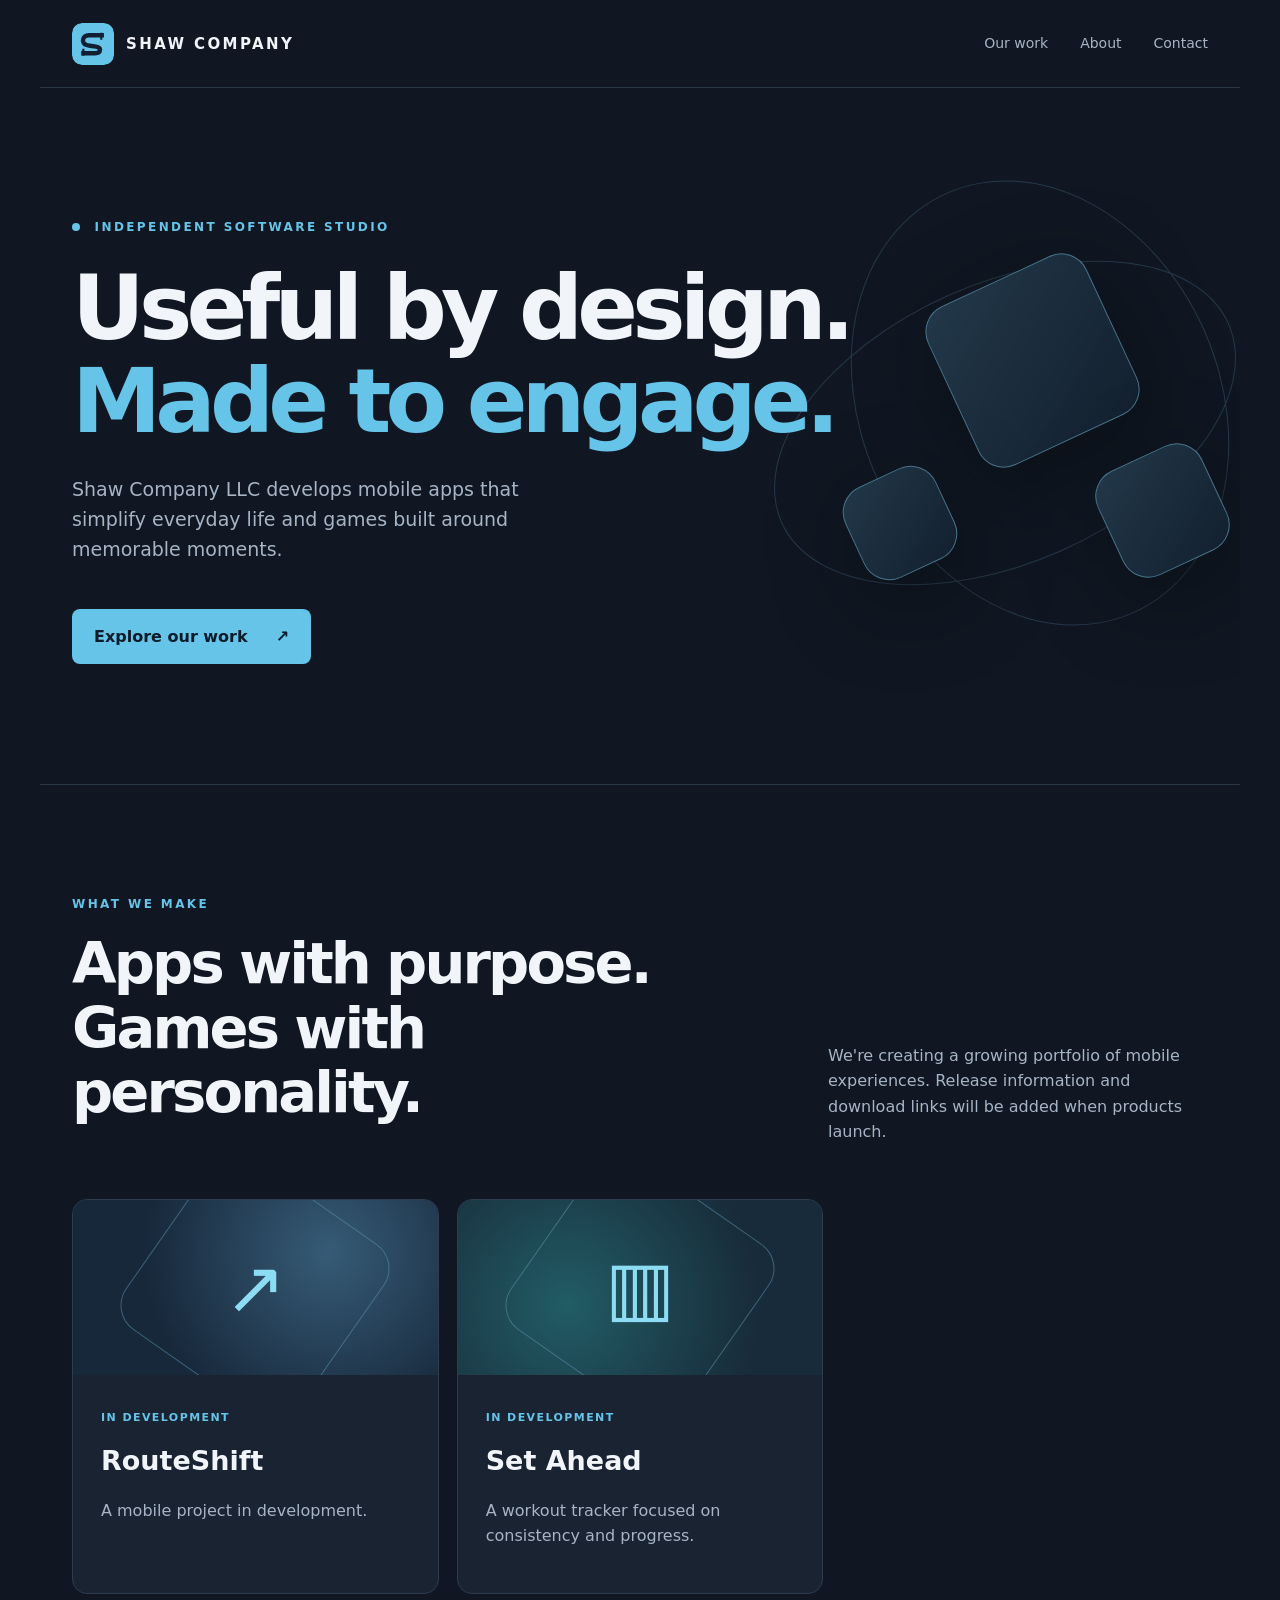
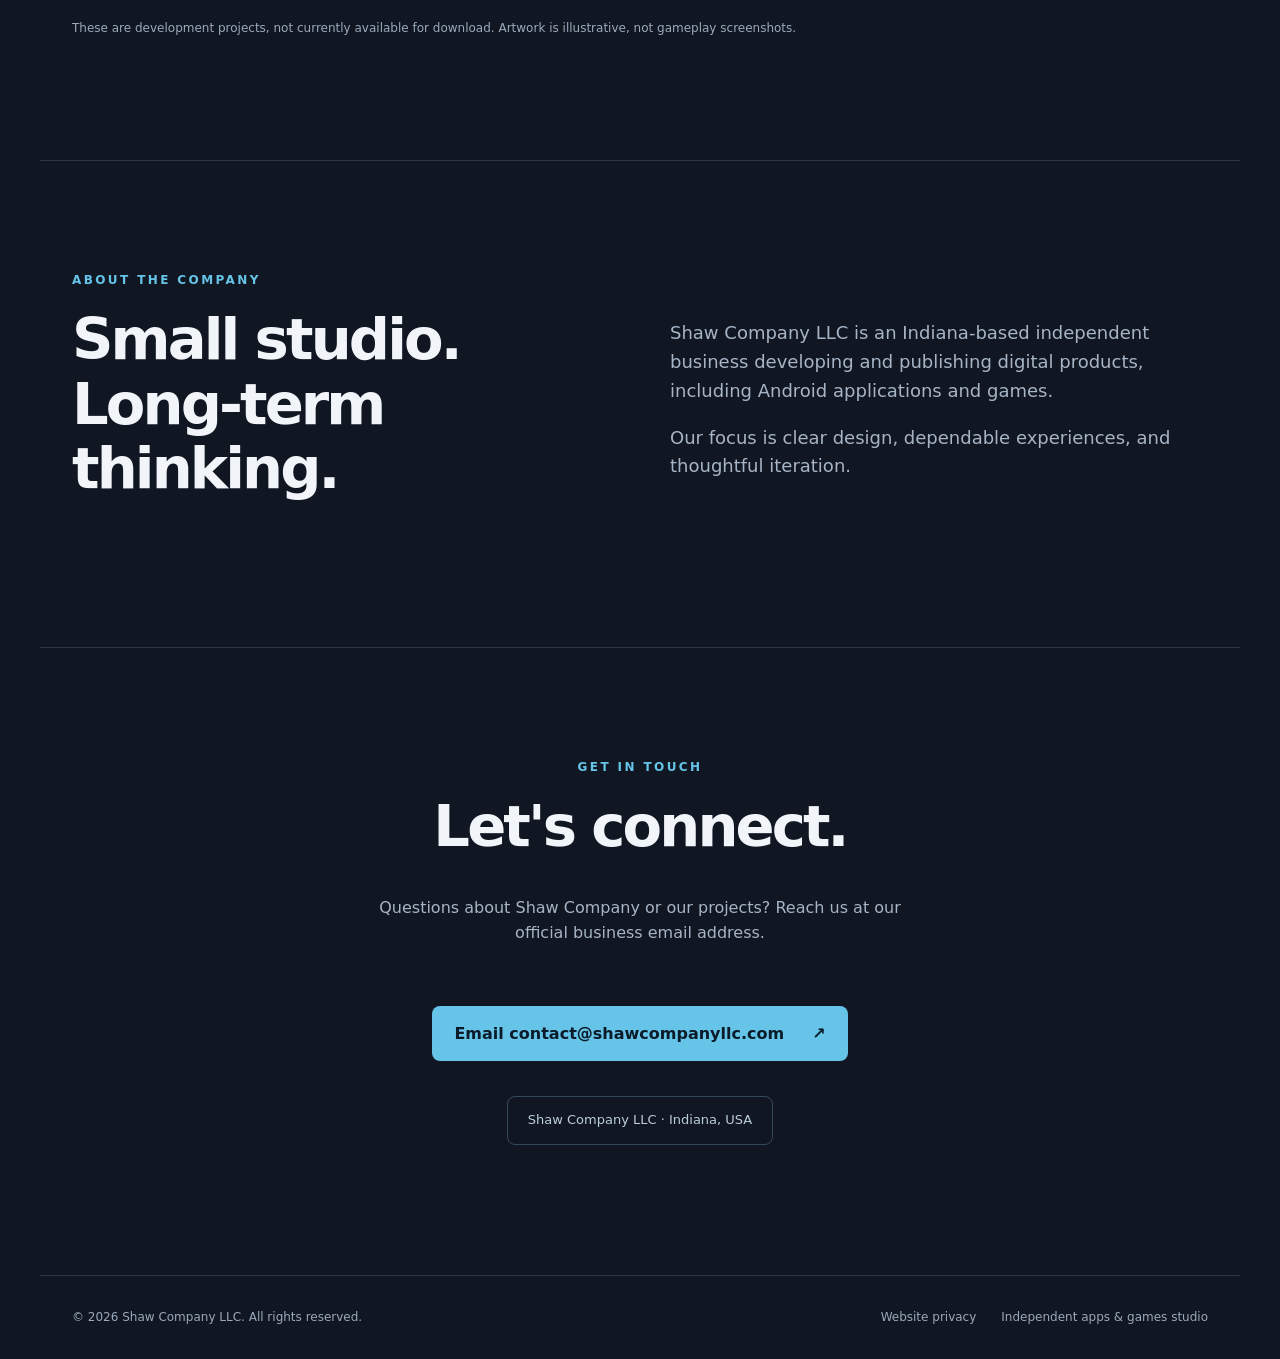
<file: index.html>
<!doctype html>
<html lang="en"><head><meta charset="utf-8"><meta name="viewport" content="width=device-width,initial-scale=1"><meta name="theme-color" content="#101722"><meta name="description" content="Shaw Company LLC is an independent Indiana software studio creating mobile apps and games."><title>Shaw Company | Apps & Games</title><link rel="icon" href="favicon.svg" type="image/svg+xml"><link rel="stylesheet" href="styles.css"></head>
<body><a class="skip" href="#main">Skip to content</a><header class="top"><a class="brand" href="#home" aria-label="Shaw Company home"><img src="favicon.svg" width="42" height="42" alt=""><span>SHAW <b>COMPANY</b></span></a><nav aria-label="Main navigation"><a href="#work">Our work</a><a href="#about">About</a><a href="#contact">Contact</a></nav></header>
<main id="main"><section id="home" class="hero"><div class="eyebrow"><span class="dot"></span> Independent software studio</div><h1>Useful by design.<br><em>Made to engage.</em></h1><p>Shaw Company LLC develops mobile apps that simplify everyday life and games built around memorable moments.</p><a class="cta" href="#work">Explore our work <span aria-hidden="true">↗</span></a><div class="hero-art" aria-hidden="true"><div class="orbit o1"></div><div class="orbit o2"></div><div class="tile t1"></div><div class="tile t2"></div><div class="tile t3"></div></div></section>
<section id="work" class="section"><div class="section-head"><div><div class="eyebrow">WHAT WE MAKE</div><h2>Apps with purpose.<br>Games with personality.</h2></div><p>We're creating a growing portfolio of mobile experiences. Release information and download links will be added when products launch.</p></div><div class="cards">
<article class="product"><div class="product-art route" aria-hidden="true"><span>↗</span><i></i></div><div class="product-body"><span class="tag">In development</span><h3>RouteShift</h3><p>A mobile project in development.</p></div></article>
<article class="product"><div class="product-art workout" aria-hidden="true"><span>▥</span><i></i></div><div class="product-body"><span class="tag">In development</span><h3>Set Ahead</h3><p>A workout tracker focused on consistency and progress.</p></div></article>

</div><p class="smallnote">These are development projects, not currently available for download. Artwork is illustrative, not gameplay screenshots.</p></section>
<section id="about" class="section about"><div><div class="eyebrow">ABOUT THE COMPANY</div><h2>Small studio.<br>Long-term thinking.</h2></div><div><p>Shaw Company LLC is an Indiana-based independent business developing and publishing digital products, including Android applications and games.</p><p>Our focus is clear design, dependable experiences, and thoughtful iteration.</p></div></section>
<section id="contact" class="section contact"><div class="eyebrow">GET IN TOUCH</div><h2>Let's connect.</h2><p>Questions about Shaw Company or our projects? Reach us at our official business email address.</p><p><a class="cta" href="mailto:contact@shawcompanyllc.com">Email contact@shawcompanyllc.com <span aria-hidden="true">↗</span></a></p><div class="notice">Shaw Company LLC · Indiana, USA</div></section></main>
<footer><span>© <span id="year">2026</span> Shaw Company LLC. All rights reserved.</span><div><a href="privacy.html">Website privacy</a><span>Independent apps & games studio</span></div></footer><script>document.getElementById("year").textContent=new Date().getFullYear()</script></body></html>
</file>
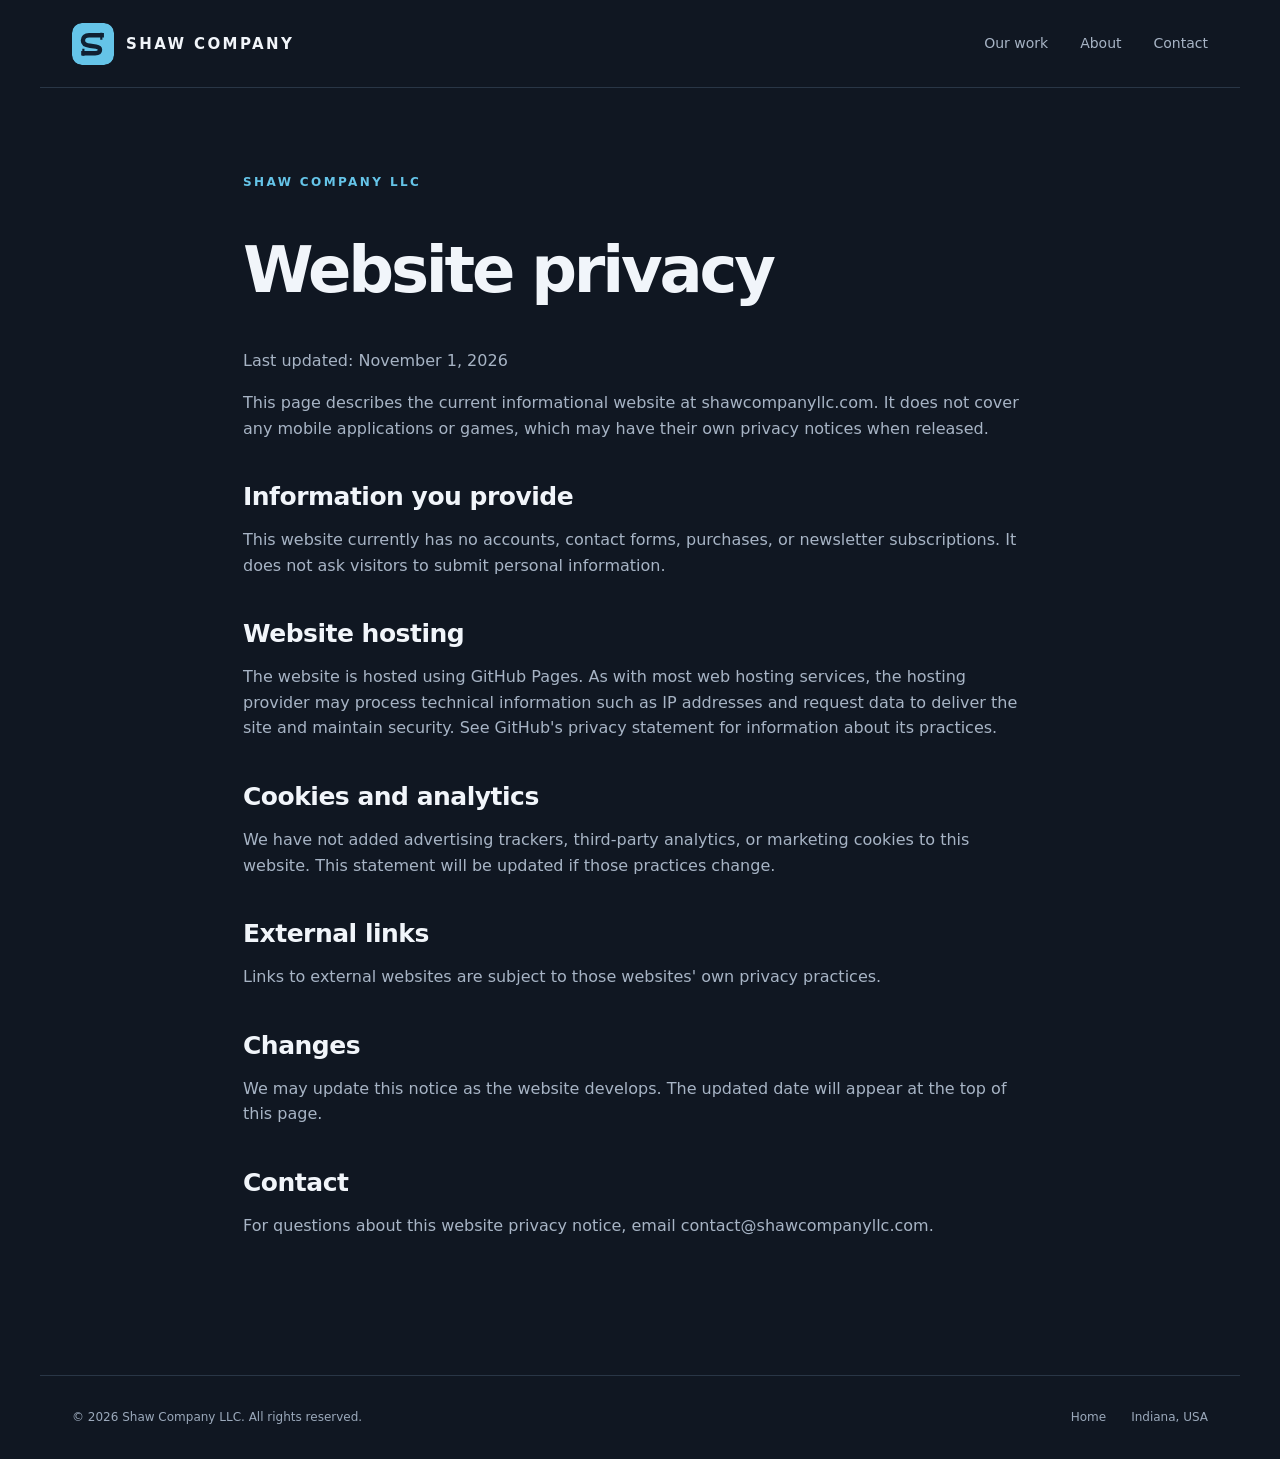
<file: privacy.html>
<!doctype html><html lang="en"><head><meta charset="utf-8"><meta name="viewport" content="width=device-width,initial-scale=1"><meta name="theme-color" content="#101722"><meta name="description" content="Website privacy information for Shaw Company LLC."><title>Website Privacy | Shaw Company</title><link rel="icon" href="favicon.svg" type="image/svg+xml"><link rel="stylesheet" href="styles.css"></head><body><header class="top"><a class="brand" href="index.html"><img src="favicon.svg" width="42" height="42" alt=""><span>SHAW <b>COMPANY</b></span></a><nav aria-label="Main navigation"><a href="index.html#work">Our work</a><a href="index.html#about">About</a><a href="index.html#contact">Contact</a></nav></header><main class="legal"><div class="eyebrow">SHAW COMPANY LLC</div><h1>Website privacy</h1><p>Last updated: November 1, 2026</p><p>This page describes the current informational website at shawcompanyllc.com. It does not cover any mobile applications or games, which may have their own privacy notices when released.</p><h2>Information you provide</h2><p>This website currently has no accounts, contact forms, purchases, or newsletter subscriptions. It does not ask visitors to submit personal information.</p><h2>Website hosting</h2><p>The website is hosted using GitHub Pages. As with most web hosting services, the hosting provider may process technical information such as IP addresses and request data to deliver the site and maintain security. See <a href="https://docs.github.com/en/site-policy/privacy-policies/github-general-privacy-statement">GitHub's privacy statement</a> for information about its practices.</p><h2>Cookies and analytics</h2><p>We have not added advertising trackers, third-party analytics, or marketing cookies to this website. This statement will be updated if those practices change.</p><h2>External links</h2><p>Links to external websites are subject to those websites' own privacy practices.</p><h2>Changes</h2><p>We may update this notice as the website develops. The updated date will appear at the top of this page.</p><h2>Contact</h2><p>For questions about this website privacy notice, email <a href="mailto:contact@shawcompanyllc.com">contact@shawcompanyllc.com</a>.</p></main><footer><span>© 2026 Shaw Company LLC. All rights reserved.</span><div><a href="index.html">Home</a><span>Indiana, USA</span></div></footer></body></html>
</file>
<file: styles.css>
:root{color-scheme:dark;--bg:#101722;--panel:#192332;--text:#f1f5fa;--muted:#a7b4c5;--accent:#65c4e8}*{box-sizing:border-box}html{scroll-behavior:smooth}body{margin:0;background:var(--bg);color:var(--text);font-family:Inter,ui-sans-serif,system-ui,-apple-system,"Segoe UI",sans-serif;line-height:1.6}a{color:inherit;text-decoration:none}a:focus-visible{outline:3px solid var(--accent);outline-offset:5px}.skip{position:absolute;left:-9999px;top:10px;background:white;color:#111;padding:10px;z-index:100}.skip:focus{left:10px}.top{height:88px;max-width:1200px;margin:auto;padding:0 32px;display:flex;align-items:center;justify-content:space-between;border-bottom:1px solid #293646}.brand{display:flex;align-items:center;gap:12px;font-size:15px;letter-spacing:.16em;font-weight:600}.brand b{font-weight:800}.brand img{border-radius:10px}.top nav{display:flex;gap:32px;font-size:14px;color:var(--muted)}.top nav a:hover,footer a:hover{color:white}.hero{max-width:1200px;margin:auto;min-height:640px;padding:130px 32px 120px;position:relative;overflow:hidden}.eyebrow{font-size:12px;font-weight:700;letter-spacing:.2em;color:var(--accent);text-transform:uppercase}.dot{display:inline-block;width:8px;height:8px;border-radius:50%;background:var(--accent);margin-right:8px}.hero h1{font-size:clamp(54px,7vw,100px);line-height:1.04;letter-spacing:-.065em;margin:25px 0;position:relative;z-index:2}.hero h1 em{font-style:normal;color:var(--accent)}.hero p{max-width:520px;color:var(--muted);font-size:19px;position:relative;z-index:2}.cta{display:inline-flex;align-items:center;gap:28px;background:var(--accent);color:#0b1b29;font-weight:750;padding:15px 22px;border-radius:8px;margin-top:25px;position:relative;z-index:2}.cta:hover{background:#9cdef5}.hero-art{position:absolute;right:-90px;top:85px;width:570px;height:530px;opacity:.55;pointer-events:none}.orbit{position:absolute;border:1px solid #38536b;border-radius:50%;transform:rotate(-24deg)}.o1{width:490px;height:280px;top:110px}.o2{width:360px;height:460px;left:100px;top:0}.tile{position:absolute;border:1px solid #75bfe0;background:linear-gradient(145deg,#31536a,#162839);border-radius:28px;transform:rotate(-25deg);box-shadow:0 25px 80px #0008}.t1{width:175px;height:175px;top:100px;left:185px}.t2{width:100px;height:100px;top:300px;left:90px}.t3{width:115px;height:115px;top:280px;left:345px}.section{padding:110px 32px;max-width:1200px;margin:auto;border-top:1px solid #293646}.section-head{display:flex;justify-content:space-between;gap:55px;align-items:end}.section-head>p{max-width:380px;color:var(--muted)}h2{font-size:clamp(38px,4.5vw,60px);line-height:1.12;letter-spacing:-.05em;margin:18px 0 35px}.cards{display:grid;grid-template-columns:repeat(3,minmax(0,1fr));gap:18px;margin-top:38px}.product{overflow:hidden;background:var(--panel);border:1px solid #2d3c4e;border-radius:15px;transition:transform .2s,border-color .2s}.product:hover{transform:translateY(-4px);border-color:#4b7694}.product-art{height:175px;position:relative;overflow:hidden;display:grid;place-items:center;background:radial-gradient(circle at 70% 30%,#365b76,#17283b 65%)}.product-art span{font-size:74px;font-weight:200;color:#8cddf4;position:relative;z-index:1}.product-art i{position:absolute;width:210px;height:210px;border:1px solid #5c92ae;border-radius:30px;transform:rotate(35deg);opacity:.55}.workout{background:radial-gradient(circle at 30% 60%,#215c65,#182b3a 70%)}.laser{background:radial-gradient(circle at 70% 40%,#374b82,#172438 70%)}.product-body{padding:28px;min-height:215px}.tag{color:var(--accent);font-size:11px;letter-spacing:.13em;text-transform:uppercase;font-weight:800}.product h3{font-size:27px;margin:10px 0}.product p,.about p,.contact p{color:var(--muted)}.smallnote{color:#9ba9bb;font-size:12px;margin-top:25px}.about{display:grid;grid-template-columns:1fr 1fr;gap:60px}.about>div:last-child{font-size:18px;padding-top:30px}.contact{text-align:center;padding-bottom:130px}.contact p{max-width:560px;margin:0 auto 35px}.notice{display:inline-block;border:1px solid #34485c;border-radius:8px;padding:13px 20px;color:#bbccda;font-size:13px}footer{border-top:1px solid #293646;max-width:1200px;margin:auto;padding:32px;display:flex;justify-content:space-between;color:#9ba9bb;font-size:12px;gap:25px}footer>div{display:flex;gap:25px}.legal{max-width:850px;margin:0 auto;padding:85px 28px 120px}.legal h1{font-size:clamp(38px,6vw,64px);letter-spacing:-.05em;line-height:1.1}.legal h2{font-size:25px;margin:42px 0 12px;letter-spacing:-.02em}.legal p,.legal li{color:var(--muted)}@media(max-width:760px){.top{height:auto;padding:20px;gap:18px;align-items:flex-start;flex-direction:column}.top nav{gap:22px}.hero{padding:100px 22px;min-height:590px}.hero-art{right:-300px;opacity:.25}.section{padding:75px 22px}.section-head,.about{display:block}.cards{grid-template-columns:1fr}.product-body{min-height:0}.about>div:last-child{padding-top:0}footer{padding:25px 22px;display:block}footer>div{margin-top:12px;flex-wrap:wrap}}@media(prefers-reduced-motion:reduce){html{scroll-behavior:auto}.product{transition:none}}
</file>
